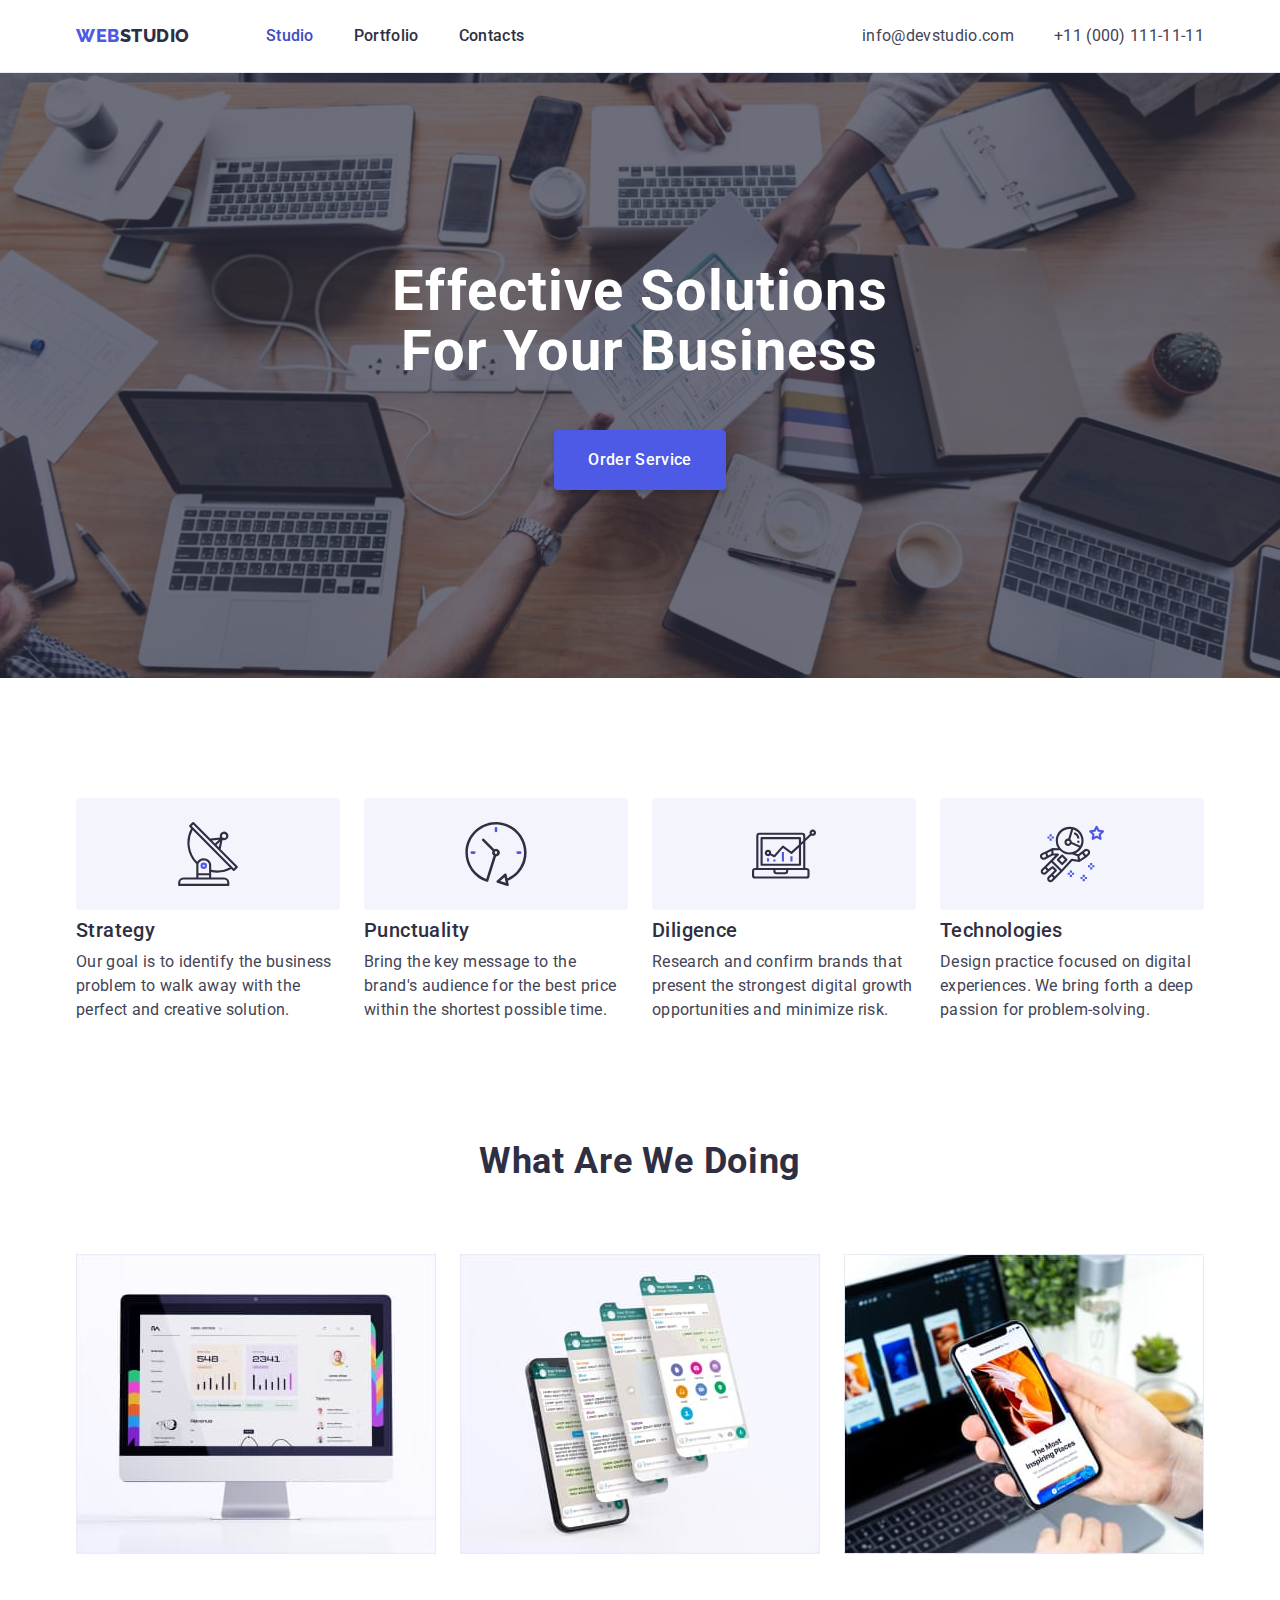
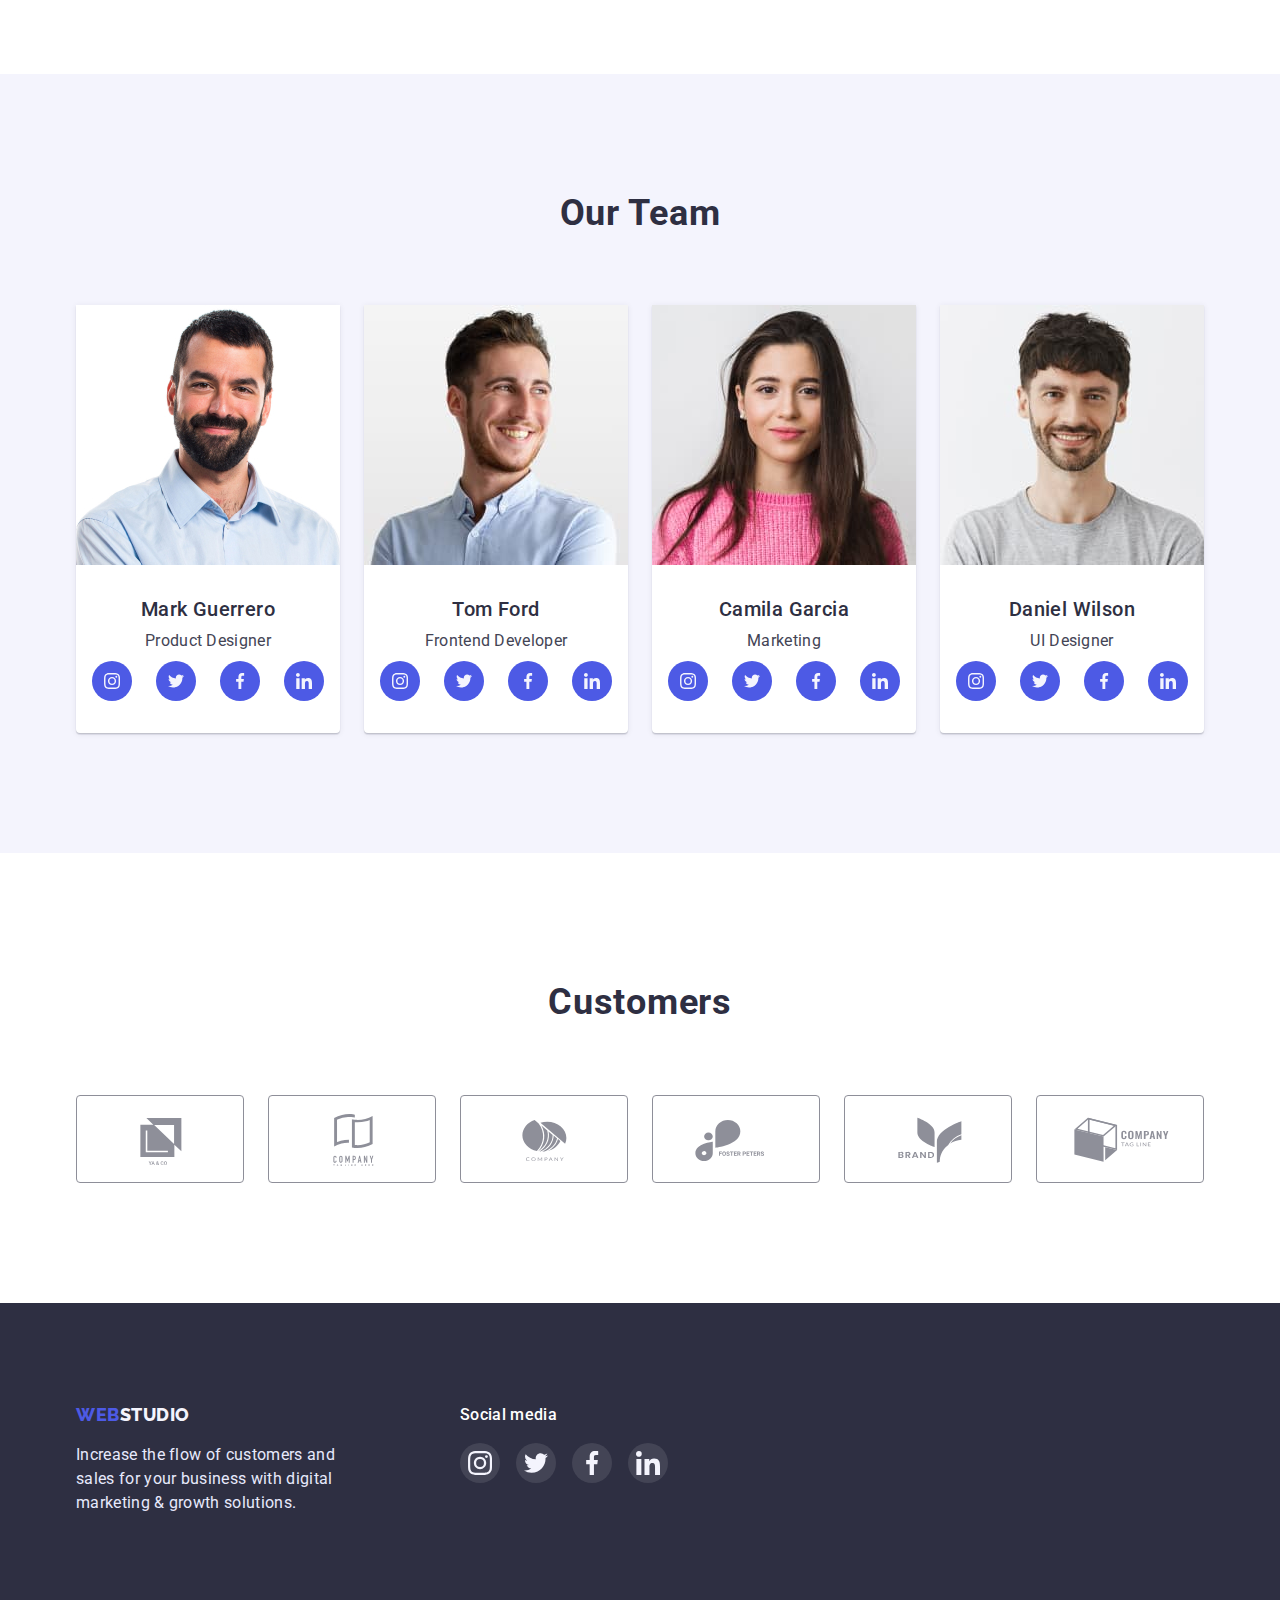
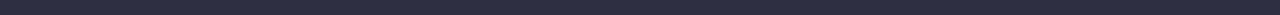
<file: index.html>
<!DOCTYPE html>
<html lang="en">
  <head>
    <meta charset="UTF-8" />
    <meta http-equiv="X-UA-Compatible" content="IE=edge" />
    <meta name="viewport" content="width=device-width, initial-scale=1.0" />

    <title>Document</title>

    <link rel="preconnect" href="https://fonts.googleapis.com" />
    <link rel="preconnect" href="https://fonts.gstatic.com" crossorigin />
    <link
      href="https://fonts.googleapis.com/css2?family=Raleway:wght@800&family=Roboto:wght@400;500;700;900&display=swap"
      rel="stylesheet"
    />
    <link
      rel="stylesheet"
      href="https://cdnjs.cloudflare.com/ajax/libs/modern-normalize/1.1.0/modern-normalize.min.css"
    />
    <link rel="stylesheet" href="./css/style.css" />
  </head>
  <body>
    <header class="header">
      <div class="container head-container">
        <nav class="nav">
          <a class="logo" href="./index.html"
            ><span class="logo-span">Web</span>Studio</a
          >
          <ul class="site-nav">
            <li class="item">
              <a class="nav-link current" href="./index.html">Studio</a>
            </li>
            <li class="item">
              <a class="nav-link" href="./Portfolio.html">Portfolio</a>
            </li>
            <li class="item"><a class="nav-link" href="">Contacts</a></li>
          </ul>
        </nav>
        <address class="address">
          <ul class="list">
            <li class="list-item">
              <a href="mailto:info@devstudio.com">info@devstudio.com</a>
            </li>
            <li class="list-item">
              <a href="tel:+110001111111">+11 (000) 111-11-11</a>
            </li>
          </ul>
        </address>
      </div>
    </header>
    <main>
      <section class="solutions">
        <div class="container">
          <h1 class="main-tittle">Effective Solutions for Your Business</h1>
          <button class="button studio" type="button">Order Service</button>
        </div>
      </section>
      <section class="advantages">
        <h2 class="tittle visually-hidden">our advantages</h2>
        <div class="container">
          <ul class="advantages-list">
            <li>
              <div class="svg-back">
                <svg class="advantages-icon">
                  <use href="./images/symbol-defs.svg#icon-antenna-1"></use>
                </svg>
              </div>

              <h3 class="sub-tittle">Strategy</h3>
              <p class="text">
                Our goal is to identify the business problem to walk away with
                the perfect and creative solution.
              </p>
            </li>

            <li>
              <div class="svg-back">
                <svg class="advantages-icon">
                  <use href="./images/symbol-defs.svg#icon-clock-1"></use>
                </svg>
              </div>
              <h3 class="sub-tittle">Punctuality</h3>
              <p class="text">
                Bring the key message to the brand's audience for the best price
                within the shortest possible time.
              </p>
            </li>

            <li>
              <div class="svg-back">
                <svg class="advantages-icon">
                  <use href="./images/symbol-defs.svg#icon-diagram-1"></use>
                </svg>
              </div>
              <h3 class="sub-tittle">Diligence</h3>
              <p class="text">
                Research and confirm brands that present the strongest digital
                growth opportunities and minimize risk.
              </p>
            </li>

            <li>
              <div class="svg-back">
                <svg class="advantages-icon">
                  <use href="./images/symbol-defs.svg#icon-astronaut-1"></use>
                </svg>
              </div>
              <h3 class="sub-tittle">Technologies</h3>
              <p class="text">
                Design practice focused on digital experiences. We bring forth a
                deep passion for problem-solving.
              </p>
            </li>
          </ul>
        </div>
      </section>
      <section class="work">
        <div class="container">
          <h2 class="tittle">What are we doing</h2>
          <ul class="work-list">
            <li>
              <img
                class="img"
                src="./images/img1.jpg"
                alt="monitor"
                width="360"
              />
            </li>
            <li>
              <img
                class="img"
                src="./images/img2.jpg"
                alt="telephones"
                width="360"
              />
            </li>
            <li>
              <img
                class="img"
                src="./images/img3.jpg"
                alt="monitor and telephone"
                width="360"
              />
            </li>
          </ul>
        </div>
      </section>
      <section class="team">
        <div class="container">
          <h2 class="tittle">Our Team</h2>
          <ul class="team-list">
            <li class="team-link">
              <img
                src="./images/img.jpg"
                alt="photo Mark Guerrero"
                width="264"
              />
              <div class="team-card">
                <h3 class="sub-tittle card">Mark Guerrero</h3>
                <p class="text card">Product Designer</p>
                <ul class="network">
                  <li>
                    <a href="" class="network-link">
                      <svg class="network-icon">
                        <use
                          href="./images/symbol-defs.svg#icon-instagram-2"
                        ></use>
                      </svg>
                    </a>
                  </li>

                  <li>
                    <a href="" class="network-link">
                      <svg class="network-icon">
                        <use
                          href="./images/symbol-defs.svg#icon-twitter-1"
                        ></use>
                      </svg>
                    </a>
                  </li>

                  <li>
                    <a href="" class="network-link">
                      <svg class="network-icon">
                        <use
                          href="./images/symbol-defs.svg#icon-facebook-1"
                        ></use>
                      </svg>
                    </a>
                  </li>

                  <li>
                    <a href="" class="network-link">
                      <svg class="network-icon">
                        <use
                          href="./images/symbol-defs.svg#icon-linkedin-1"
                        ></use>
                      </svg>
                    </a>
                  </li>
                </ul>
              </div>
            </li>
            <li class="team-link">
              <img src="./images/img(1).jpg" alt="photo Tom Ford" width="264" />
              <div class="team-card">
                <h3 class="sub-tittle card">Tom Ford</h3>
                <p class="text card">Frontend Developer</p>
                <ul class="network">
                  <li>
                    <a href="" class="network-link">
                      <svg class="network-icon">
                        <use
                          href="./images/symbol-defs.svg#icon-instagram-2"
                        ></use>
                      </svg>
                    </a>
                  </li>

                  <li>
                    <a href="" class="network-link">
                      <svg class="network-icon">
                        <use
                          href="./images/symbol-defs.svg#icon-twitter-1"
                        ></use>
                      </svg>
                    </a>
                  </li>

                  <li>
                    <a href="" class="network-link">
                      <svg class="network-icon">
                        <use
                          href="./images/symbol-defs.svg#icon-facebook-1"
                        ></use>
                      </svg>
                    </a>
                  </li>

                  <li>
                    <a href="" class="network-link">
                      <svg class="network-icon">
                        <use
                          href="./images/symbol-defs.svg#icon-linkedin-1"
                        ></use>
                      </svg>
                    </a>
                  </li>
                </ul>
              </div>
            </li>
            <li class="team-link">
              <img
                src="./images/img(2).jpg"
                alt="photo Camila Garcia"
                width="264"
              />
              <div class="team-card">
                <h3 class="sub-tittle card">Camila Garcia</h3>
                <p class="text card">Marketing</p>
                <ul class="network">
                  <li>
                    <a href="" class="network-link">
                      <svg class="network-icon">
                        <use
                          href="./images/symbol-defs.svg#icon-instagram-2"
                        ></use>
                      </svg>
                    </a>
                  </li>

                  <li>
                    <a href="" class="network-link">
                      <svg class="network-icon">
                        <use
                          href="./images/symbol-defs.svg#icon-twitter-1"
                        ></use>
                      </svg>
                    </a>
                  </li>

                  <li>
                    <a href="" class="network-link">
                      <svg class="network-icon">
                        <use
                          href="./images/symbol-defs.svg#icon-facebook-1"
                        ></use>
                      </svg>
                    </a>
                  </li>

                  <li>
                    <a href="" class="network-link">
                      <svg class="network-icon">
                        <use
                          href="./images/symbol-defs.svg#icon-linkedin-1"
                        ></use>
                      </svg>
                    </a>
                  </li>
                </ul>
              </div>
            </li>
            <li class="team-link">
              <img
                src="./images/img(3).jpg"
                alt="photo Daniel Wilson"
                width="264"
              />
              <div class="team-card">
                <h3 class="sub-tittle card">Daniel Wilson</h3>
                <p class="text card">UI Designer</p>
                <ul class="network">
                  <li>
                    <a href="" class="network-link">
                      <svg class="network-icon">
                        <use
                          href="./images/symbol-defs.svg#icon-instagram-2"
                        ></use>
                      </svg>
                    </a>
                  </li>

                  <li>
                    <a href="" class="network-link">
                      <svg class="network-icon">
                        <use
                          href="./images/symbol-defs.svg#icon-twitter-1"
                        ></use>
                      </svg>
                    </a>
                  </li>

                  <li>
                    <a href="" class="network-link">
                      <svg class="network-icon">
                        <use
                          href="./images/symbol-defs.svg#icon-facebook-1"
                        ></use>
                      </svg>
                    </a>
                  </li>

                  <li>
                    <a href="" class="network-link">
                      <svg class="network-icon">
                        <use
                          href="./images/symbol-defs.svg#icon-linkedin-1"
                        ></use>
                      </svg>
                    </a>
                  </li>
                </ul>
              </div>
            </li>
          </ul>
        </div>
      </section>
      <section class="customers">
        <div class="container">
          <h2 class="tittle tittle-customers">Customers</h2>
          <ul class="customers-list">
            <li class="customers-item">
              <a class="customers-link" href="">
                <svg class="customers-icon">
                  <use href="./images/symbol-defs.svg#icon-Logo"></use>
                </svg>
              </a>
            </li>
            <li class="customers-item">
              <a class="customers-link" href="">
                <svg class="customers-icon">
                  <use href="./images/symbol-defs.svg#icon-Logo-1"></use>
                </svg>
              </a>
            </li>
            <li class="customers-item">
              <a class="customers-link" href="">
                <svg class="customers-icon">
                  <use href="./images/symbol-defs.svg#icon-Logo-2"></use>
                </svg>
              </a>
            </li>
            <li class="customers-item">
              <a class="customers-link" href="">
                <svg class="customers-icon">
                  <use href="./images/symbol-defs.svg#icon-Logo-3"></use>
                </svg>
              </a>
            </li>
            <li class="customers-item">
              <a class="customers-link" href="">
                <svg class="customers-icon">
                  <use href="./images/symbol-defs.svg#icon-Logo-4"></use>
                </svg>
              </a>
            </li>
            <li class="customers-item">
              <a class="customers-link" href="">
                <svg class="customers-icon">
                  <use href="./images/symbol-defs.svg#icon-Logo-5"></use>
                </svg>
              </a>
            </li>
          </ul>
        </div>
      </section>
    </main>
    <footer class="footer">
      <div class="container footer-container">
        <div class="foot-nav">
          <a class="logo footers" href="./index.html"
            ><span class="logo-span">Web</span>Studio</a
          >
          <p class="text bottom">
            Increase the flow of customers and sales for your business with
            digital marketing & growth solutions.
          </p>
        </div>
        <div class="socmedia">
          <p>Social media</p>
          <ul class="socmedia-list">
            <li>
              <a href="" class="network-link footer-link">
                <svg class="network-icon footer-icon">
                  <use href="./images/symbol-defs.svg#icon-instagram-2"></use>
                </svg>
              </a>
            </li>

            <li>
              <a href="" class="network-link footer-link">
                <svg class="network-icon footer-icon">
                  <use href="./images/symbol-defs.svg#icon-twitter-1"></use>
                </svg>
              </a>
            </li>

            <li>
              <a href="" class="network-link footer-link">
                <svg class="network-icon footer-icon">
                  <use href="./images/symbol-defs.svg#icon-facebook-1"></use>
                </svg>
              </a>
            </li>

            <li>
              <a href="" class="network-link footer-link">
                <svg class="network-icon footer-icon">
                  <use href="./images/symbol-defs.svg#icon-linkedin-1"></use>
                </svg>
              </a>
            </li>
          </ul>
        </div>
      </div>
    </footer>
  </body>
</html>
</file>
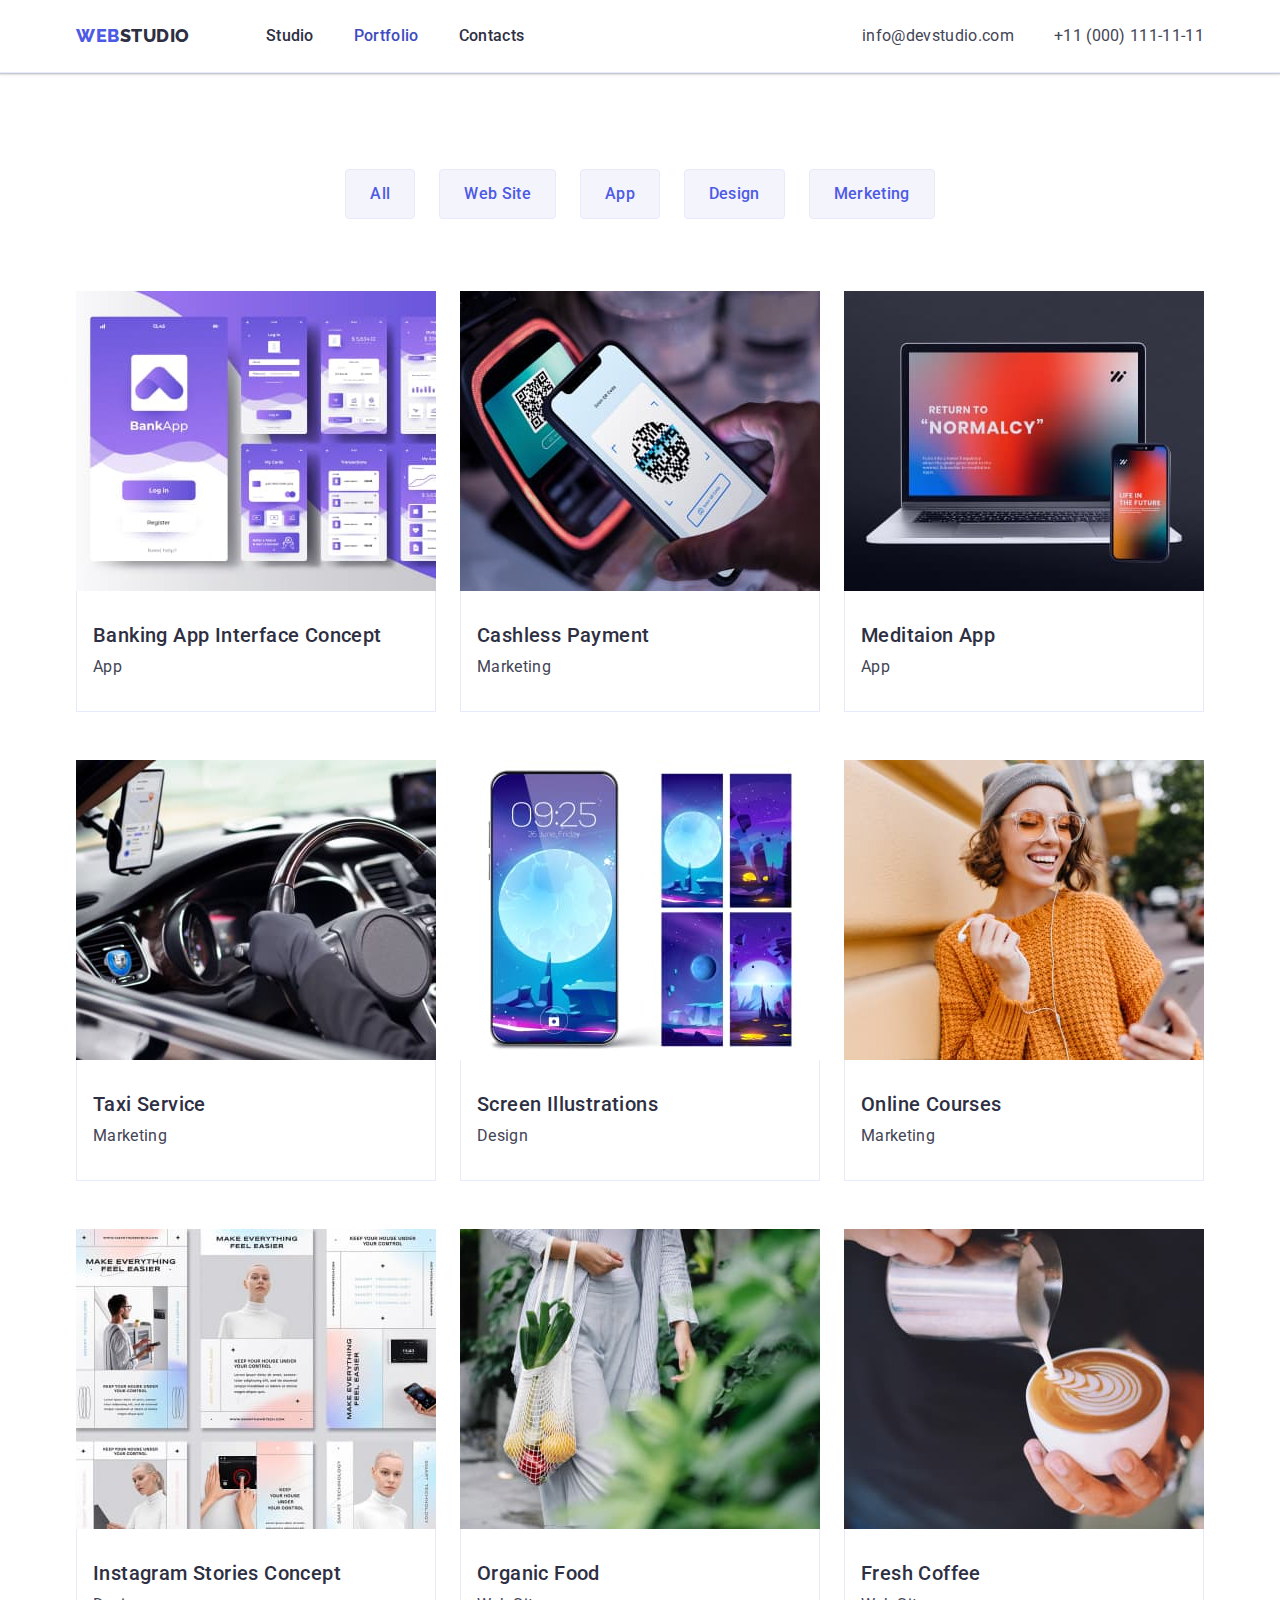
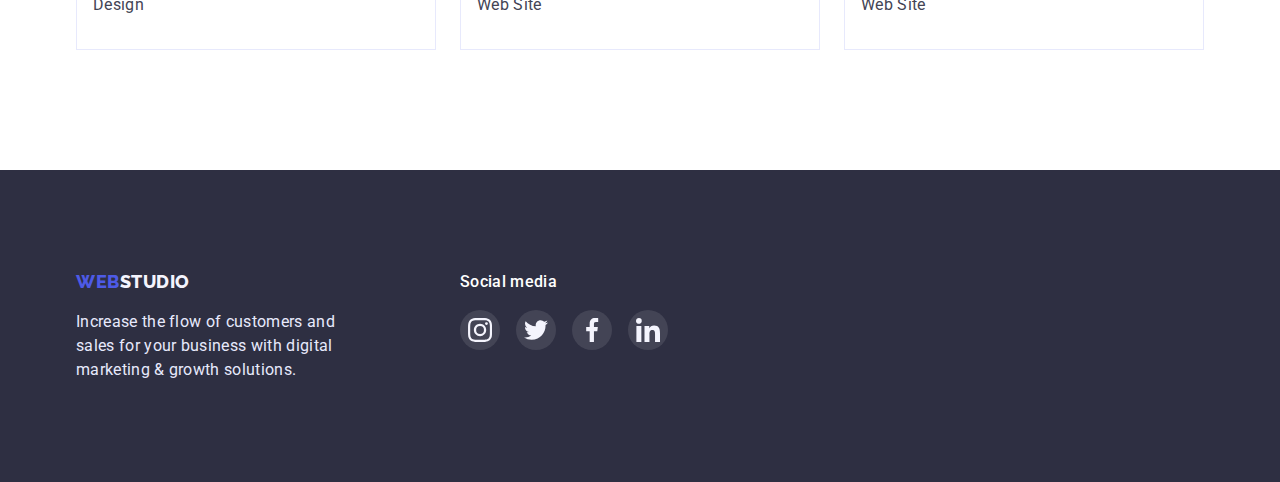
<file: Portfolio.html>
<!DOCTYPE html>
<html lang="en">
  <head>
    <meta charset="UTF-8" />
    <meta http-equiv="X-UA-Compatible" content="IE=edge" />
    <meta name="viewport" content="width=device-width, initial-scale=1.0" />
    <title>Document</title>
    <link rel="preconnect" href="https://fonts.googleapis.com" />
    <link rel="preconnect" href="https://fonts.gstatic.com" crossorigin />
    <link
      href="https://fonts.googleapis.com/css2?family=Raleway:wght@800&family=Roboto:wght@400;500;700;900&display=swap"
      rel="stylesheet"
    />
    <link
      rel="stylesheet"
      href="https://cdnjs.cloudflare.com/ajax/libs/modern-normalize/1.1.0/modern-normalize.min.css"
    />
    <link rel="stylesheet" href="./css/style.css" />
  </head>
  <body>
    <header class="header">
      <div class="container head-container">
        <nav class="nav">
          <a class="logo" href="./index.html"
            ><span class="logo-span">Web</span>Studio</a
          >
          <ul class="site-nav">
            <li class="item">
              <a class="nav-link" href="./index.html">Studio</a>
            </li>
            <li class="item">
              <a class="nav-link current" href="./Portfolio.html">Portfolio</a>
            </li>
            <li class="item"><a class="nav-link" href="">Contacts</a></li>
          </ul>
        </nav>
        <address class="address">
          <ul class="list">
            <li class="list-item">
              <a href="mailto:info@devstudio.com">info@devstudio.com</a>
            </li>
            <li class="list-item">
              <a href="tel:+110001111111">+11 (000) 111-11-11</a>
            </li>
          </ul>
        </address>
      </div>
    </header>
    <main>
      <section class="portfolio">

        <h1 class="visually-hidden">Portfolio</h1>
        <div class="container">
          <ul class="button-list">
            <li class="button-item">
              <button class="button portfolio" type="button">All</button>
            </li>
            <li class="button-item">
              <button class="button portfolio" type="button">Web Site</button>
            </li>
            <li class="button-item">
              <button class="button portfolio" type="button">App</button>
            </li>
            <li class="button-item">
              <button class="button portfolio" type="button">Design</button>
            </li>
            <li class="button-item">
              <button class="button portfolio" type="button">Merketing</button>
            </li>
          </ul>
          <ul class="content-list">

            <li class="content-item">
              <a class="content-link" href="">
                <img
                  src="./images/img(4).jpg"
                  alt="Banking App Interface Concept"
                  width="360"
                />
                <div class="border">
                  <h2 class="sub-tittle">Banking App Interface Concept</h2>
                  <p class="text">App</p>
                </div>
              </a>
            </li>

            <li class="content-item">
              <a class="content-link" href="">
                <img
                  src="./images/img(5).jpg"
                  alt="Cashless Payment"
                  width="360"
                />
                <div class="border">
                  <h2 class="sub-tittle">Cashless Payment</h2>
                  <p class="text">Marketing</p>
                </div>
              </a>
            </li>

            <li class="content-item">
              <a class="content-link" href="">
                <img
                  src="./images/img(6).jpg"
                  alt="Meditaion App"
                  width="360"
                />
                <div class="border">
                  <h2 class="sub-tittle">Meditaion App</h2>
                  <p class="text">App</p>
                </div>
              </a>
            </li>

            <li class="content-item">
              <a class="content-link" href="">
                <img src="./images/img(7).jpg" alt="Taxi Service" width="360" />
                <div class="border">
                  <h2 class="sub-tittle">Taxi Service</h2>
                  <p class="text">Marketing</p>
                </div>
              </a>
            </li>

            <li class="content-item">
              <a class="content-link" href="">
                <img
                  src="./images/img(8).jpg"
                  alt="Screen Illustrations"
                  width="360"
                />
                <div class="border">
                  <h2 class="sub-tittle">Screen Illustrations</h2>
                  <p class="text">Design</p>
                </div>
              </a>
            </li>

            <li class="content-item">
              <a class="content-link" href="">
                <img
                  src="./images/img(9).jpg"
                  alt="Online Courses"
                  width="360"
                />
                <div class="border">
                  <h2 class="sub-tittle">Online Courses</h2>
                  <p class="text">Marketing</p>
                </div>
              </a>
            </li>

            <li class="content-item">
              <a class="content-link" href="">
                <img
                  src="./images/img(10).jpg"
                  alt="Instagram Stories Concept"
                  width="360"
                />
                <div class="border">
                  <h2 class="sub-tittle">Instagram Stories Concept</h2>
                  <p class="text">Design</p>
                </div>
              </a>
            </li>

            <li class="content-item">
              <a class="content-link" href="">
                <img
                  src="./images/img(11).jpg"
                  alt="Organic Food"
                  width="360"
                />
                <div class="border">
                  <h2 class="sub-tittle">Organic Food</h2>
                  <p class="text">Web Site</p>
                </div>
              </a>
            </li>
            
            <li class="content-item">
              <a class="content-link" href="">
                <img
                  src="./images/img(12).jpg"
                  alt="Fresh Coffee"
                  width="360"
                />
                <div class="border">
                  <h2 class="sub-tittle">Fresh Coffee</h2>
                  <p class="text">Web Site</p>
                </div>
              </a>
            </li>
          </ul>
        </div>
      </section>
    </main>
    <footer class="footer">
      <div class="container footer-container">
        <div class="foot-nav">
          <a class="logo footers" href="./index.html"
            ><span class="logo-span">Web</span>Studio</a
          >
          <p class="text bottom">
            Increase the flow of customers and sales for your business with
            digital marketing & growth solutions.
          </p>
        </div>
        <div class="socmedia">
          <p>Social media</p>
          <ul class="socmedia-list">
            <li>
              <a href="" class="network-link footer-link">
                <svg class="network-icon footer-icon">
                  <use href="./images/symbol-defs.svg#icon-instagram-2"></use>
                </svg>
              </a>
            </li>

            <li>
              <a href="" class="network-link footer-link">
                <svg class="network-icon footer-icon">
                  <use href="./images/symbol-defs.svg#icon-twitter-1"></use>
                </svg>
              </a>
            </li>

            <li>
              <a href="" class="network-link footer-link">
                <svg class="network-icon footer-icon">
                  <use href="./images/symbol-defs.svg#icon-facebook-1"></use>
                </svg>
              </a>
            </li>

            <li>
              <a href="" class="network-link footer-link">
                <svg class="network-icon footer-icon">
                  <use href="./images/symbol-defs.svg#icon-linkedin-1"></use>
                </svg>
              </a>
            </li>
          </ul>
        </div>
      </div>
    </footer>
  </body>
</html>
</file>
<file: css/style.css>
:root {
  /* navy blue */
  --primary-text-color: #2e2f42;
  /* SLate */
  --secondary-text-color: #434455;
  /* White */
  --white-text-color: #ffffff;
  /* cornflower */
  --primary-background-color: #ffffff;
  /* navy blue */
  --cornflower-color: #e7e9fc;
  --iris-color: #4d5ae5;
  /* focus hover button */
  --ocen-color: #404bbf;
  --cloud-background: #f4f4fd;
}
/* BODY */
h1,
h2,
h3,
h4,
h5,
ul,
p {
  margin: 0;
}
body {
  background-color: var(--primary-background-color);
  color: var(--primary-text-color);
  font-family: "Roboto", sans-serif;
}
a {
  text-decoration: none;
  
}
ul {
  list-style: none;
  padding: 0px;
}
img {
  display: block;
  max-width: 100%;
  height: auto;
}

.visually-hidden {
  position: absolute;
  white-space: nowrap;
  width: 1px;
  height: 1px;
  overflow: hidden;
  border: 0;
  padding: 0;
  clip: rect(0 0 0 0);
  clip-path: inset(50%);
  margin: -1px;
}
/* main */
.container {
  width: 1158px;
  margin: 0 auto;
  padding: 0 15px;
}

.main-tittle {
  font-size: 56px;
  line-height: 1.08;
  letter-spacing: 0.02em;
  color: var(--white-text-color);
  text-align: center;
  text-transform: capitalize;
  width: 496px;
  margin: auto;
}
/* advantages */
.advantages {
  padding-top: 120px;
  padding-bottom: 120px;
}
.advantages-list {
  display: flex;
  margin: auto;
}
.advantages-list li + li {
  margin-left: 24px;
}
.advantages-icon {
  width: 64px;
  height: 64px;
  margin: auto;
}
.svg-back {
  background-color: var(--cloud-background);
  width: 264px;
  height: 112px;
  display: flex;
  border-radius: 4px;
  margin-bottom: 8px;
}
/* solutions */
.solutions {
  padding: 188px 0px;
  background-image: url("../images/Dark-bg\ \(1\).png"),
    url("../images/background-solutions.jpg");
  background-position: center;
  background-repeat: no-repeat;
  background-size: cover;
  max-width: 1440px;
  margin: auto;
}
/* work */
.work {
  margin: auto;
  padding-bottom: 120px;
}

.work-list {
  display: flex;
  margin-top: 72px;
}
.work-list > li {
  width: calc((100% - 48px) / 3);
}
.work-list li + li {
  margin-left: 24px;
}

/* Our Team */

.team-list {
  display: flex;
  margin-top: 72px;
}
.team-link:not(:first-child) {
  margin-left: 24px;
}

.team {
  background-color: var(--cloud-background);

  padding: 120px 0px;
}
.team-link {
  background-color: var(--white-text-color);
  border-radius: 0 0 4px 4px;
  width: calc((100% - 48px) / 3);
  box-shadow: 0px 1px 6px rgba(46, 47, 66, 0.08),
    0px 1px 1px rgba(46, 47, 66, 0.16), 0px 2px 1px rgba(46, 47, 66, 0.08);
}

.team-card {
  padding: 32px 16px;
}
.network {
  margin-top: 8px;
  display: flex;
  gap: 24px;
}
.network>li{
  width: 40px;
  height: 40px;
}
.network-icon {
  width: 16px;
  height: 16px;
  
}
.network-link {
  background-color: var(--iris-color);
  border-radius: 50%;
  fill: var(--cloud-background);
  width: 100%;
  height: 100%;
  display: flex;
  justify-content: center;
  align-items: center;
}
.network-link:hover,
.network-link:focus {
  background-color: var(--ocen-color);
}
/* customers */
.customers{
  padding-top: 130px;
  padding-bottom: 120px;
}

.customers-list {
  display: flex;
  justify-content: space-between;
  margin: auto;
  margin-top: 72px;
  
}
.customers-icon {
  width: 104px;
  height: 56px;
  margin: auto;
  fill: inherit;
}
.customers-item{
  width: 168px;
  height: 88px;
}


.customers-link {
  border: solid 1px #8e8f99;
  border-radius: 4px;
  fill: #8e8f99;
  display: flex;
  width: 100%;
  height: 100%;
  /* border:solid 1px #8E8F99;
  border-radius: 4px; */
  gap: 24px;
  justify-content: center;
  align-items: center;
}
.customers-link:hover,
.customers-link:focus {
  border-color: var(--ocen-color);
  fill: var(--ocen-color);
}

/* portfolio-flex */
.portfolio {
  padding-top: 96px;
  padding-bottom: 120px;
}

.border {
  border-left: solid 1px;
  border-right: solid 1px;
  border-bottom: solid 1px;
  border-color: var(--cornflower-color);
  padding: 32px 16px 32px 16px;
}

.content-list {
  display: flex;
  flex-wrap: wrap;
}
.content-item {
  margin-right: 24px;
  margin-bottom: 48px;
  width: calc((100% - 48px) / 3);
}

.content-item:nth-child(3n) {
  margin-right: 0px;
}
.content-item:nth-last-child(-n + 3) {
  margin-bottom: 0px;
}
.content-link{
  display: block;
}
.content-link:hover,
.content-link:focus {
  box-shadow: 0px 1px 6px rgba(46, 47, 66, 0.08),
    0px 1px 1px rgba(46, 47, 66, 0.16), 0px 2px 1px rgba(46, 47, 66, 0.08);
}

.button-list {
  display: flex;
  justify-content: center;
  margin-bottom: 72px;
}
.button-item:not(:first-child) {
  margin-left: 24px;
}

/* buttons */
.button {
  display: block;
  font-family: inherit;
  letter-spacing: 0.02em;
  font-weight: 500;
  font-size: 16px;
  line-height: 1.5;
  cursor: pointer;
  border-radius: 4px;
}

.button.studio {
  color: var(--white-text-color);
  background-color: var(--iris-color);
  padding: 16px 32px;
  margin: 48px auto 0px auto;
  border-color: transparent;
  box-shadow: 0px 4px 4px rgba(0, 0, 0, 0.15);
}
.button.studio:hover,
.button.studio:focus {
  background-color: var(--ocen-color);
}
.button.portfolio {
  color: var(--iris-color);
  background-color: var(--cloud-background);
  padding: 12px 24px;

  border: solid 1px;
  border-color: var(--cornflower-color);
}
.button.portfolio:hover,
.button.portfolio:focus {
  color: var(--white-text-color);
  background-color: var(--ocen-color);
  border-color: transparent;
  box-shadow: 0px 3px 1px rgba(0, 0, 0, 0.1), 0px 2px 1px rgba(0, 0, 0, 0.08),
    0px 2px 2px rgba(0, 0, 0, 0.12);
  
}
.tittle {
  font-size: 36px;
  line-height: 1.1;
  text-align: center;
  letter-spacing: 0.02em;
  text-transform: capitalize;
}
.sub-tittle {
  font-weight: 500;
  font-size: 20px;
  line-height: 1.2;
  text-transform: capitalize;
  letter-spacing: 0.02em;
  color: var(--primary-text-color);
  margin-bottom: 8px;
}

.card {
  text-align: center;
}
.text {
  font-size: 16px;
  line-height: 1.5;
  letter-spacing: 0.02em;
  color: var(--secondary-text-color);
}
/* header */
.header {
  border-bottom: solid 1px;
  border-color: var(--cornflower-color);
  box-shadow: 0px 2px 1px rgba(46, 47, 66, 0.08), 0px 1px 1px rgba(46, 47, 66, 0.16), 0px 1px 6px rgba(46, 47, 66, 0.08);
}

.head-container {
  margin: 0 auto;
  display: flex;
  align-items: center;
  justify-content: space-between;
}
.nav {
  display: flex;
  align-items: center;
}

.logo {
  font-family: "Raleway";
  font-weight: 800;
  font-size: 18px;
  line-height: 1.33;
  letter-spacing: 0.03em;
  text-transform: uppercase;
  color: var(--primary-text-color);
  padding: 24px 0;
  display: block;
}
.logo-span {
  color: var(--iris-color);
}

.site-nav {
  display: flex;
  margin-left: 76px;
}
.site-nav .item + .item {
  margin-left: 40px;
}
.nav-link {
  display: block;
  padding: 24px 0;
}

.list {
  display: flex;
}
.list-item > a {
  padding: 24px 0;
  display: block;
}

.list-item:last-child {
  margin-left: 40px;
}

.nav-link {
  font-weight: 500;
  font-size: 16px;
  line-height: 1.5;
  color: var(--primary-text-color);
  letter-spacing: 0.02em;
}

.site-nav a:hover,
.site-nav a:focus {
  color: var(--ocen-color);
}

.address a {
  font-weight: 400;
  font-size: 16px;
  line-height: 1.5;
  color: var(--secondary-text-color);
  font-style: normal;
  letter-spacing: 0.02em;
}
.address a:hover,
.address a:focus {
  color: var(--ocen-color);
}
/* footer */
.footers {
  color: #f4f4fd;
}
.text.bottom {
  color: var(--cornflower-color);
  margin-top: 16px;
  width: 264px;
}
.logo-span {
  color: var(--iris-color);
}
.footer {
  background-color: var(--primary-text-color);
  padding: 100px 0px;
  
  
}
.current {
  color: var(--ocen-color);
}
.logo.footers {
  padding: 0;
}
.socmedia {
}
.socmedia p {
  color: var(--white-text-color);
  margin-bottom: 16px;
  font-weight: 500;
  font-size: 16px;
  line-height: 24px;
  letter-spacing: 0.02em;
}
.footer-container {
  display: flex;
}
.foot-nav {
  margin-right: 120px;
}
.footer-icon {
  width: 24px;
  height: 24px;
}
.footer-link {
  background-color: #ffffff1a;
  width: 100%;
  height: 100%;
}
.footer-link:hover,
.footer-link:focus {
  background-color: #31d0aa;
}
.socmedia-list{
  gap:16px;
  display: flex;
}
.socmedia-list>li{
  width: 40px;
  height: 40px;
}
</file>
